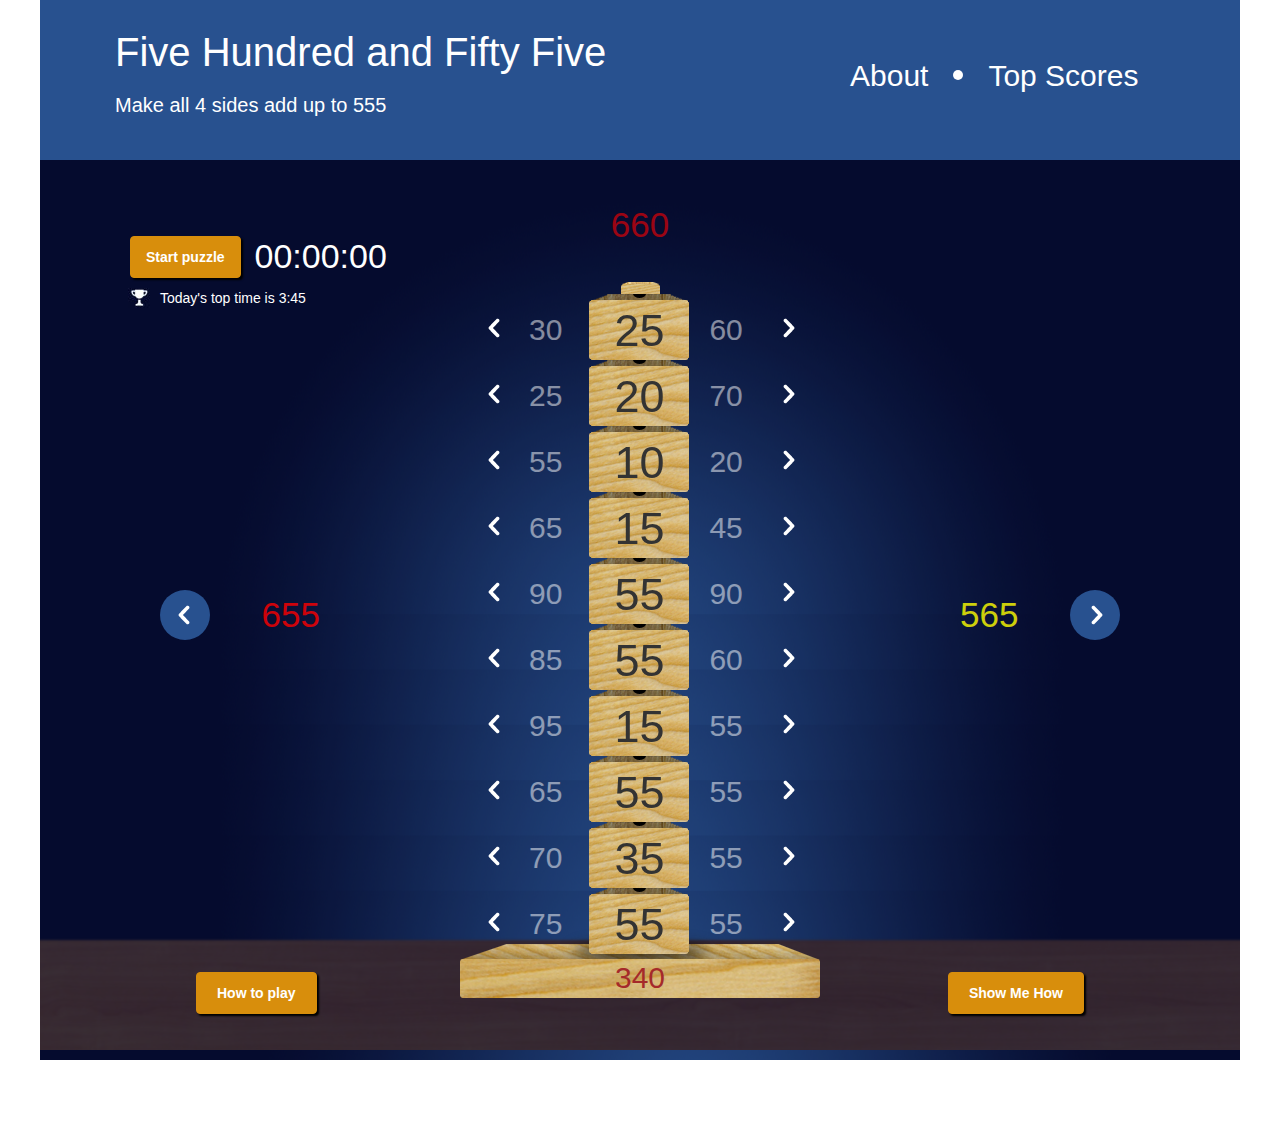
<file: 555game.html>
<!DOCTYPE html>
<html>
	<head>
		<title>555 Puzzle</title>
		<link rel="stylesheet" href="bootstrap.css" />
		<link rel="stylesheet" href="555game.css" />
		<script type="text/javascript" src="jquery-2.1.1.js"></script>
		<script type="text/javascript" src="underscore.js"></script>
		<script type="text/javascript" src="bootstrap.js"></script>
		<script type="text/javascript" src="555game.js"></script>
	</head>

	<body onload="do_setups()" class="">
		<div id="all">
			<div class="title_bar">
				<div class="left_title_bit">
					<p class="main_title">Five Hundred and Fifty Five</p>
					<p class="secondary_title">Make all 4 sides add up to 555</p>
				</div>
				<div class="right_title_bit">
					<div class="about_link" data-toggle="modal" data-target="#about_modal">About</div>
					<div class="separator"></div>
					<div class="top_scores_link">Top Scores</div>
				</div>
			</div>
			<div class="modal fade" id="about_modal" tabindex="-1" role="dialog" aria-labelledby="about_modalLabel" aria-hidden="true">
			  <div class="modal-dialog">
				    <div class="modal-content">
					      <div class="modal-header">
						        <button type="button" class="close" data-dismiss="modal"><span aria-hidden="true">&times;</span><span class="sr-only">Close</span></button>
						        <h4 class="modal-title" id="myModalLabel">About</h4>
					      </div>
					      <div class="modal-body">
					        	<p>In order to solve this classic puzzle, you must rotate each row so the the total on each side is five hundred and fifty-five. <p>
					    
					        	<p>Originally created by the ancient Greeks, this puzzle has been around for over two thousand years- in fact, it is believed to be one of the first puzzles ever created. Initially used as a teaching tool, it is now one of the most popular puzzles in England, being the main source of entertainment for more than a million families across the country.<p>

					        	<p>There are 36 ways of solving this puzzle- how many can YOU find?</p>
					      </div>
					      <!-- <div class="modal-footer">
						        <button type="button" class="btn btn-default" data-dismiss="modal">Close</button>
						       
					      </div> -->
					    </div>
				  </div>
			</div>


			<div class="body">
				<div class="timer_bit">
					<div class="timer_container">
						<button class="btn btn-warning" onclick="startGame();">Start puzzle</button>
						<span id="timer" class="timer">00:00:00</span>
					</div>
					<p class="top_time">
						<div class="trophy"></div>
						Today's top time is 
						<span id="top_time">3:45</span>
					</p>
				</div>
				<div class="opposite_score">
					<div class="_L INVIS"><p>345</p></div>
					<p>234</p>
					<div class="_R INVIS"><p>345</p></div>
				</div>

				<div class="left_score score">
					<div class="rotate_left_icon" onclick="turnLeft();">
						<div class="left_arrow"></div>
					</div>
					<div class="_L INVIS"><p>345</p></div>
					<p>345</p>
					<div class="_R INVIS"><p>345</p></div>
				</div>

				<div class="right_score score">
					<div class="_L INVIS"><p>345</p></div>
					<p>345</p>
					<div class="_R INVIS"><p>345</p></div>
					<div class="rotate_right_icon" onclick="turnRight();">
						<div class="right_arrow"></div>
					</div>
				</div>

				<div id="puzzle">
					<div class="top">
					</div>
					<div class="puzzle_row" id="row_0">
						<div class="rotate_row_left_icon" onclick="rotateRowLeft(0);"></div>
						<div class="row_left_num_L INVIS">01</div>
						<div class="row_left_num">12</div>
						<div class="row_left_num_R INVIS">67</div>
						<div class="row_center_num">
							<div class="cube_top"></div>
							<div class="cube">
								<div class="cube_left transit"><span>23</span></div>
								<div class="cube_front transit"><span>23</span></div>
								<div class="cube_right transit"><span>23</span></div>
								<div class="cube_back"></div>
							</div>
						</div>
						<div class="row_right_num_L INVIS">01</div>
						<div class="row_right_num">34</div>
						<div class="row_right_num_R INVIS">67</div>
						<div class="rotate_row_right_icon" onclick="rotateRowRight(0);"></div>
					</div>

					<div class="puzzle_row" id="row_1">
						<div class="rotate_row_left_icon" onclick="rotateRowLeft(1);"></div>
						<div class="row_left_num_L INVIS">01</div>
						<div class="row_left_num">12</div>
						<div class="row_left_num_R INVIS">67</div>
						<div class="row_center_num">
							<div class="cube_top"></div>
							<div class="cube">
								<div class="cube_left transit"><span>23</span></div>
								<div class="cube_front transit"><span>23</span></div>
								<div class="cube_right transit"><span>23</span></div>
							</div>
						</div>
						<div class="row_right_num_L INVIS">01</div>
						<div class="row_right_num">34</div>
						<div class="row_right_num_R INVIS">67</div>
						<div class="rotate_row_right_icon" onclick="rotateRowRight(1);"></div>
					</div>
					<div class="puzzle_row" id="row_2">
						<div class="rotate_row_left_icon" onclick="rotateRowLeft(2);"></div>
						<div class="row_left_num_L INVIS">01</div>
						<div class="row_left_num">12</div>
						<div class="row_left_num_R INVIS">67</div>
						<div class="row_center_num">
							<div class="cube_top"></div>
							<div class="cube">
								<div class="cube_left transit"><span>23</span></div>
								<div class="cube_front transit"><span>23</span></div>
								<div class="cube_right transit"><span>23</span></div>
							</div>
						</div>
						<div class="row_right_num_L INVIS">01</div>
						<div class="row_right_num">34</div>
						<div class="row_right_num_R INVIS">67</div>
						<div class="rotate_row_right_icon" onclick="rotateRowRight(2);"></div>
					</div>
					<div class="puzzle_row" id="row_3">
						<div class="rotate_row_left_icon" onclick="rotateRowLeft(3);"></div>
						<div class="row_left_num_L INVIS">01</div>
						<div class="row_left_num">12</div>
						<div class="row_left_num_R INVIS">67</div>
						<div class="row_center_num">
							<div class="cube_top"></div>
							<div class="cube">
								<div class="cube_left transit"><span>23</span></div>
								<div class="cube_front transit"><span>23</span></div>
								<div class="cube_right transit"><span>23</span></div>
							</div>
						</div>
						<div class="row_right_num_L INVIS">01</div>
						<div class="row_right_num">34</div>
						<div class="row_right_num_R INVIS">67</div>
						<div class="rotate_row_right_icon" onclick="rotateRowRight(3);"></div>
					</div>
					<div class="puzzle_row" id="row_4">
						<div class="rotate_row_left_icon" onclick="rotateRowLeft(4);"></div>
						<div class="row_left_num_L INVIS">01</div>
						<div class="row_left_num">12</div>
						<div class="row_left_num_R INVIS">67</div>
						<div class="row_center_num">
							<div class="cube_top"></div>
							<div class="cube">
								<div class="cube_left transit"><span>23</span></div>
								<div class="cube_front transit"><span>23</span></div>
								<div class="cube_right transit"><span>23</span></div>
							</div>
						</div>
						<div class="row_right_num_L INVIS">01</div>
						<div class="row_right_num">34</div>
						<div class="row_right_num_R INVIS">67</div>
						<div class="rotate_row_right_icon" onclick="rotateRowRight(4);"></div>
					</div>
					<div class="puzzle_row" id="row_5">
						<div class="rotate_row_left_icon" onclick="rotateRowLeft(5);"></div>
						<div class="row_left_num_L INVIS">01</div>
						<div class="row_left_num">12</div>
						<div class="row_left_num_R INVIS">67</div>
						<div class="row_center_num">
							<div class="cube_top"></div>
							<div class="cube">
								<div class="cube_left transit"><span>23</span></div>
								<div class="cube_front transit"><span>23</span></div>
								<div class="cube_right transit"><span>23</span></div>
							</div>
						</div>
						<div class="row_right_num_L INVIS">01</div>
						<div class="row_right_num">34</div>
						<div class="row_right_num_R INVIS">67</div>
						<div class="rotate_row_right_icon" onclick="rotateRowRight(5);"></div>
					</div>
					<div class="puzzle_row" id="row_6">
						<div class="rotate_row_left_icon" onclick="rotateRowLeft(6);"></div>
						<div class="row_left_num_L INVIS">01</div>
						<div class="row_left_num">12</div>
						<div class="row_left_num_R INVIS">67</div>
						<div class="row_center_num">
							<div class="cube_top"></div>
							<div class="cube">
								<div class="cube_left transit"><span>23</span></div>
								<div class="cube_front transit"><span>23</span></div>
								<div class="cube_right transit"><span>23</span></div>
							</div>
						</div>
						<div class="row_right_num_L INVIS">01</div>
						<div class="row_right_num">34</div>
						<div class="row_right_num_R INVIS">67</div>
						<div class="rotate_row_right_icon" onclick="rotateRowRight(6);"></div>
					</div>
					<div class="puzzle_row" id="row_7">
						<div class="rotate_row_left_icon" onclick="rotateRowLeft(7);"></div>
						<div class="row_left_num_L INVIS">01</div>
						<div class="row_left_num">12</div>
						<div class="row_left_num_R INVIS">67</div>
						<div class="row_center_num">
							<div class="cube_top"></div>
							<div class="cube">
								<div class="cube_left transit"><span>23</span></div>
								<div class="cube_front transit"><span>23</span></div>
								<div class="cube_right transit"><span>23</span></div>
							</div>
						</div>
						<div class="row_right_num_L INVIS">01</div>
						<div class="row_right_num">34</div>
						<div class="row_right_num_R INVIS">67</div>
						<div class="rotate_row_right_icon" onclick="rotateRowRight(7);"></div>
					</div>
					<div class="puzzle_row" id="row_8">
						<div class="rotate_row_left_icon" onclick="rotateRowLeft(8);"></div>
						<div class="row_left_num_L INVIS">01</div>
						<div class="row_left_num">12</div>
						<div class="row_left_num_R INVIS">67</div>
						<div class="row_center_num">
							<div class="cube_top"></div>
							<div class="cube">
								<div class="cube_left transit"><span>23</span></div>
								<div class="cube_front transit"><span>23</span></div>
								<div class="cube_right transit"><span>23</span></div>
							</div>
						</div>
						<div class="row_right_num_L INVIS">01</div>
						<div class="row_right_num">34</div>
						<div class="row_right_num_R INVIS">67</div>
						<div class="rotate_row_right_icon" onclick="rotateRowRight(8);"></div>
					</div>
					<div class="puzzle_row" id="row_9">
						<div class="rotate_row_left_icon" onclick="rotateRowLeft(9);"></div>
						<div class="row_left_num_L INVIS">01</div>
						<div class="row_left_num">12</div>
						<div class="row_left_num_R INVIS">67</div>
						<div class="row_center_num">
							<div class="cube_top"></div>
							<div class="cube">
								<div class="cube_left transit"><span>23</span></div>
								<div class="cube_front transit"><span>23</span></div>
								<div class="cube_right transit"><span>23</span></div>
							</div>
						</div>
						<div class="row_right_num_L INVIS">01</div>
						<div class="row_right_num">34</div>
						<div class="row_right_num_R INVIS">67</div>
						<div class="rotate_row_right_icon" onclick="rotateRowRight(9);"></div>
					</div>


					<div class="puzzle_base center_score">
						<div class="_L INVIS"><p>345</p></div>
						<p>230</p>
						<div class="_R INVIS"><p>345</p></div>
					</div>

				</div>
				<div class="footer">
					<button class="btn btn-warning scores_btn" data-toggle="modal" data-target="#howtoplay_modal">How to play</button>
					<button class="btn btn-warning how_btn" onclick="solve()">Show Me How</button>
				</div>

				<div class="modal fade" id="howtoplay_modal" tabindex="-1" role="dialog" aria-labelledby="about_modalLabel" aria-hidden="true">
				    <div class="modal-dialog">
					    <div class="modal-content">
						      <div class="modal-header">
							        <button type="button" class="close" data-dismiss="modal"><span aria-hidden="true">&times;</span><span class="sr-only">Close</span></button>
							        <h4 class="modal-title" id="myModalLabel">About</h4>
						      </div>
						      <div class="modal-body">
						        	<p>In order to solve this classic puzzle, you must rotate each row so the the total on each side is five hundred and fifty-five. <p>
						    
						        	<p>Press the arrow on either side of a row to rotate that row in the direction of the arrow.</p>

						        	<p>Press one of the arrows on the sides to rotate all of the rows.</p>

						        	<p>Press the "Start Puzzle" button to start the timer, or the "Show Me How" button to see a solution.</p>
						      </div>
						      <!-- <div class="modal-footer">
							        <button type="button" class="btn btn-default" data-dismiss="modal">Close</button>
							       
						      </div> -->
						    </div>
					  </div>
				</div>
			</div>
		</div>
	</body>
</html>
</file>
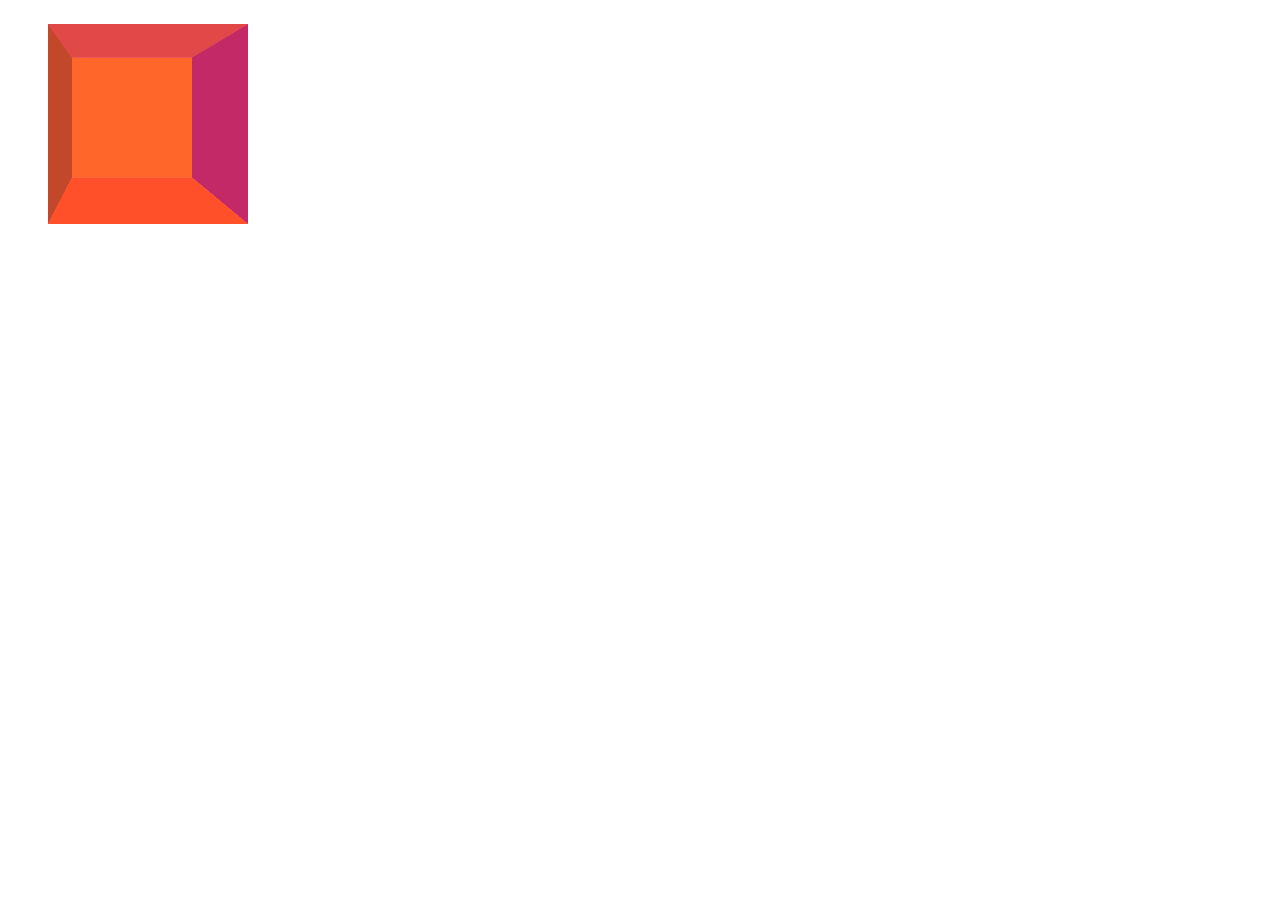
<file: cube_test.html>
<!DOCTYPE html>
<html>
	<head>
		<title>Cube test</title>
		<link rel="stylesheet" href="cube_test.css" />
	</head>
	<body>
		<div id="row">
			<figure id="left"></figure>
			<figure id="front"></figure>
			<figure id="right"></figure>
			<figure id="top"></figure>
			<figure id="bottom"></figure>
			<figure id="back"></figure>
		</div>

	</body>
</html>
</file>
<file: 555game.css>
body {
  width: 100%;
  font-family: arial;
}
.btn-warning {
  background-color: #d88e0c;
  border-color: #d88e0c;
}
button.btn {
  font-weight: bold;
  box-shadow: 2px 2px 2px black;
}
p {
  text-align: center;
}
#all {
  margin: 0 auto;
  max-width: 1200px;
}
.title_bar {
  background-color: #28518f;
  height: 160px;
  position: relative;
}
.body {
  background-image: url('bg.png');
  position: relative;
  background-size: 1200px 900px;
  background-repeat: no-repeat;
}
.trophy {
  background-image: url('trophy.png');
  position: relative;
  width: 22px;
  height: 20px;
  float: left;
  margin-right: 10px;
  margin-left: -2px;
}
.left_title_bit {
  width: 600px;
  position: absolute;
  color: white;
  left: 75px;
}
.left_title_bit .main_title {
  float: left;
  font-size: 40px;
  margin-top: 0.6em;
}
.left_title_bit .secondary_title {
  float: left;
  font-size: 20px;
  position: relative;
  bottom: 0px;
}
.right_title_bit {
  width: 300px;
  position: absolute;
  right: 90px;
  top: 55px;
}
.right_title_bit div {
  color: white;
  font-size: 30px;
  float: left;
}
.right_title_bit div:hover {
  cursor: pointer;
  color: #d88e0c;
  background-color: white;
  border-radius: 5px;
  padding: 5px 15px;
  margin: -5px -15px;
}
.right_title_bit .separator {
  width: 10px;
  height: 10px;
  border-radius: 5px;
  background-color: white;
  position: relative;
  top: 15px;
  margin-left: 25px;
  margin-right: 25px;
}
.timer_bit {
  width: 260px;
  position: absolute;
  left: 90px;
  top: 35px;
  color: white;
}
.timer_bit .timer_container {
  width: 100%;
  margin-left: auto;
  margin-right: auto;
  margin-top: 30px;
}
.timer_bit #timer {
  font-size: 34px;
  position: relative;
  top: 7px;
  left: 10px;
}
.timer_bit .top_time {
  font-size: 14px;
  text-align: left;
}
.timer_bit button.btn {
  padding: 10px 15px;
}
.opposite_score {
  margin: 0 auto;
  padding-top: 40px;
  width: 100px;
  margin-bottom: -38px;
}
.opposite_score p {
  color: white;
  opacity: 0.6;
}
.score {
  width: 160px;
  position: absolute;
}
.score p {
  color: white;
}
.opposite_score p,
.left_score p,
.right_score p {
  font-size: 35px;
}
.right_score {
  right: 120px;
  top: 430px;
}
.right_score p {
  bottom: 0px;
  float: left;
}
.left_score {
  left: 120px;
  top: 430px;
}
.left_score p {
  bottom: 0px;
  float: right;
}
.rotate_right_icon,
.rotate_left_icon {
  width: 50px;
  height: 50px;
  border-radius: 25px;
  background-color: #28518f;
}
.rotate_right_icon:hover,
.rotate_left_icon:hover {
  background-color: white;
  color: orange;
  cursor: pointer;
}
.rotate_right_icon:hover .left_arrow,
.rotate_left_icon:hover .left_arrow {
  background-image: url('arrow-ol.png') !important;
}
.rotate_right_icon:hover .right_arrow,
.rotate_left_icon:hover .right_arrow {
  background-image: url('arrow-or.png') !important;
}
.rotate_right_icon div,
.rotate_left_icon div {
  width: 12px;
  height: 20px;
  position: relative;
}
.rotate_right_icon .left_arrow,
.rotate_left_icon .left_arrow {
  background-image: url('arrow-l.png');
  left: 18px;
  top: 15px;
}
.rotate_right_icon .right_arrow,
.rotate_left_icon .right_arrow {
  background-image: url('arrow-r.png');
  left: 21px;
  top: 15px;
}
.rotate_right_icon {
  float: right;
}
.rotate_left_icon {
  float: left;
}
.rotate_right_icon span {
  position: relative;
  top: 18px;
  left: 20px;
}
.rotate_left_icon span {
  position: relative;
  top: 18px;
  left: 19px;
}
.left_score p,
.right_score p {
  position: relative;
  opacity: 0.8;
}
#puzzle {
  width: 360px;
  margin: 0 auto;
  padding-top: 50px;
}
.top {
  background-image: url('top.png');
  width: 39px;
  height: 16px;
  margin: 0 auto;
  position: relative;
  top: 10px;
}
.puzzle_row {
  width: 360px;
  height: 60px;
  margin-top: 6px;
  z-index: 2;
}
.row_center_num {
  width: 100px;
  height: 66px;
  float: left;
  z-index: 2;
  position: relative;
  font-size: 45px;
}
.row_center_num span {
  position: relative;
  left: 25px;
  top: -1px;
}
.row_center_num .cube_top {
  background-image: url('cube_top.png');
  width: 100px;
  height: 6px;
}
.row_center_num .cube {
  transform-style: preserve-3d;
  -webkit-perspective-origin: 50px 50px;
  -webkit-perspective: 600px;
  perspective-origin: 50px 50px;
  perspective: 600px;
  position: relative;
}
.row_center_num .cube .cube_back {
  transform: rotateY(180deg);
  -webkit-transform: rotateY(180deg);
}
.row_center_num .cube .transit {
  transition: transform 0.5s;
  -webkit-transition: transform 0.5s;
}
.row_center_num .cube .cube_front,
.row_center_num .cube .cube_left,
.row_center_num .cube .cube_right,
.row_center_num .cube .cube_back {
  background-image: url('cube.png');
  width: 100px;
  height: 60px;
  position: absolute;
  border-radius: 3px;
  backface-visibility: hidden;
  transform-origin: 50px 50px -50px;
}
.row_center_num .cube .cube_front {
  transform: translateZ(0);
  -webkit-transform: translateZ(0);
}
.row_center_num .cube .cube_front.cube_front_R {
  background-image: url('cube.png');
  width: 100px;
  height: 60px;
  position: absolute;
  border-radius: 3px;
  backface-visibility: hidden;
  transform-origin: 50px 50px -50px;
  transform: rotateY(90deg);
  -webkit-transform: rotateY(90deg);
}
.row_center_num .cube .cube_front.cube_front_R.cube_right_R {
  display: none;
}
.row_center_num .cube .cube_front.cube_front_R.cube_right_L {
  background-image: url('cube.png');
  width: 100px;
  height: 60px;
  position: absolute;
  border-radius: 3px;
  backface-visibility: hidden;
  transform-origin: 50px 50px -50px;
}
.row_center_num .cube .cube_front.cube_front_L {
  background-image: url('cube.png');
  width: 100px;
  height: 60px;
  position: absolute;
  border-radius: 3px;
  backface-visibility: hidden;
  transform-origin: 50px 50px -50px;
  transform: rotateY(-90deg);
  -webkit-transform: rotateY(-90deg);
}
.row_center_num .cube .cube_front.cube_front_L.cube_left_R {
  background-image: url('cube.png');
  width: 100px;
  height: 60px;
  position: absolute;
  border-radius: 3px;
  backface-visibility: hidden;
  transform-origin: 50px 50px -50px;
}
.row_center_num .cube .cube_front.cube_front_L.cube_left_L {
  display: none;
}
.row_center_num .cube .cube_left {
  transform: rotateY(-90deg);
  -webkit-transform: rotateY(-90deg);
}
.row_center_num .cube .cube_left.cube_left_R {
  background-image: url('cube.png');
  width: 100px;
  height: 60px;
  position: absolute;
  border-radius: 3px;
  backface-visibility: hidden;
  transform-origin: 50px 50px -50px;
  transform: translateZ(0);
  -webkit-transform: translateZ(0);
}
.row_center_num .cube .cube_left.cube_left_R.cube_front_R {
  background-image: url('cube.png');
  width: 100px;
  height: 60px;
  position: absolute;
  border-radius: 3px;
  backface-visibility: hidden;
  transform-origin: 50px 50px -50px;
  transform: rotateY(90deg);
  -webkit-transform: rotateY(90deg);
}
.row_center_num .cube .cube_left.cube_left_R.cube_front_R.cube_right_R {
  display: none;
}
.row_center_num .cube .cube_left.cube_left_R.cube_front_R.cube_right_L {
  background-image: url('cube.png');
  width: 100px;
  height: 60px;
  position: absolute;
  border-radius: 3px;
  backface-visibility: hidden;
  transform-origin: 50px 50px -50px;
}
.row_center_num .cube .cube_left.cube_left_R.cube_front_L {
  background-image: url('cube.png');
  width: 100px;
  height: 60px;
  position: absolute;
  border-radius: 3px;
  backface-visibility: hidden;
  transform-origin: 50px 50px -50px;
}
.row_center_num .cube .cube_left.cube_left_L {
  display: none;
}
.row_center_num .cube .cube_right {
  transform: rotateY(90deg);
  -webkit-transform: rotateY(90deg);
}
.row_center_num .cube .cube_right.cube_right_R {
  display: none;
}
.row_center_num .cube .cube_right.cube_right_L {
  background-image: url('cube.png');
  width: 100px;
  height: 60px;
  position: absolute;
  border-radius: 3px;
  backface-visibility: hidden;
  transform-origin: 50px 50px -50px;
  transform: translateZ(0);
  -webkit-transform: translateZ(0);
}
.row_center_num .cube .cube_right.cube_right_L.cube_front_R {
  background-image: url('cube.png');
  width: 100px;
  height: 60px;
  position: absolute;
  border-radius: 3px;
  backface-visibility: hidden;
  transform-origin: 50px 50px -50px;
}
.row_center_num .cube .cube_right.cube_right_L.cube_front_L {
  background-image: url('cube.png');
  width: 100px;
  height: 60px;
  position: absolute;
  border-radius: 3px;
  backface-visibility: hidden;
  transform-origin: 50px 50px -50px;
  transform: rotateY(-90deg);
  -webkit-transform: rotateY(-90deg);
}
.row_center_num .cube .cube_right.cube_right_L.cube_front_L.cube_left_R {
  background-image: url('cube.png');
  width: 100px;
  height: 60px;
  position: absolute;
  border-radius: 3px;
  backface-visibility: hidden;
  transform-origin: 50px 50px -50px;
}
.row_center_num .cube .cube_right.cube_right_L.cube_front_L.cube_left_L {
  display: none;
}
.rotate_row_left_icon,
.rotate_row_right_icon {
  float: left;
}
.rotate_row_left_icon:hover,
.rotate_row_right_icon:hover {
  cursor: pointer;
}
.rotate_row_left_icon {
  margin-left: 20px;
  background-image: url("arrow-l.png");
  width: 12px;
  height: 20px;
  position: relative;
  top: 24px;
  left: 8px;
}
.rotate_row_left_icon:hover {
  background-image: url("arrow-ol.png");
}
.row_left_num {
  margin-left: 37px;
}
.row_center_num {
  margin-left: 27px;
}
.row_right_num {
  margin-left: 20px;
}
.rotate_row_right_icon {
  margin-left: 32px;
  background-image: url("arrow-r.png");
  width: 12px;
  height: 20px;
  position: relative;
  top: 24px;
  left: 8px;
}
.rotate_row_right_icon:hover {
  background-image: url("arrow-or.png");
}
.row_right_num,
.row_left_num {
  position: relative;
  top: 15px;
}
.row_right_num,
.row_left_num,
.row_left_num_R,
.row_left_num_L,
.row_right_num_R,
.row_right_num_L {
  color: white;
  opacity: 0.5;
  font-size: 30px;
  float: left;
}
.puzzle_base {
  background-image: url('base.png');
  width: 360px;
  height: 71px;
  position: relative;
  bottom: 21px;
  z-index: 1;
}
.puzzle_base p {
  margin: 0 auto;
  padding-top: 30px;
  font-size: 30px;
}
.footer {
  width: 100%;
  height: 113px;
  background-image: url('table.png');
  position: relative;
  bottom: 82px;
}
.footer .scores_btn {
  position: absolute;
  left: 13%;
  top: 35px;
  padding: 10px 20px;
}
.footer .how_btn {
  position: absolute;
  right: 13%;
  top: 35px;
  padding: 10px 20px;
}
@-webkit-keyframes fadetoleft {
  0% {
    opacity: 0.5;
    transform: translateX(0);
    visibility: visible;
  }
  100% {
    opacity: 0;
    transform: translateX(-60px);
    visibility: visible;
  }
}
@-webkit-keyframes fadefromright {
  0% {
    opacity: 0;
    transform: translateX(0);
    visibility: visible;
  }
  100% {
    opacity: 0.5;
    transform: translateX(-60px);
    -webkit-transform: translateX(-60px);
    visibility: visible;
  }
}
@-webkit-keyframes fadefromleft {
  0% {
    opacity: 0;
    transform: translateX(0);
    visibility: visible;
  }
  100% {
    opacty: 0.5;
    transform: translateX(60px);
    -webkit-transform: translateX(60px);
    visibility: visible;
  }
}
@-webkit-keyframes fadetoright {
  0% {
    opacity: 0.5;
    transform: translateX(0);
    visibility: visible;
  }
  100% {
    opacity: 0;
    transform: translateX(60px);
    -webkit-transform: translateX(60px);
    visibility: visible;
  }
}
.fadeToLeft {
  animation: fadetoleft 0.5s;
  -webkit-animation: fadetoleft 0.5s;
  position: relative;
}
.fadeFromRight {
  animation: fadefromright 0.5s;
  -webkit-animation: fadefromright 0.5s;
  position: relative;
}
.fadeToRight {
  animation: fadetoright 0.5s;
  -webkit-animation: fadetoright 0.5s;
  position: relative;
}
.fadeFromLeft {
  animation: fadefromleft 0.5s;
  -webkit-animation: fadefromleft 0.5s;
  position: relative;
}
.row_left_num_R,
.row_left_num_L,
.row_right_num_R,
.row_right_num_L {
  position: relative;
  overflow: visible;
  width: 0;
  height: 0;
  top: 14.5px;
}
.row_left_num_R,
.row_right_num_R {
  left: 26px;
}
.row_right_num_L {
  left: -40px;
}
.row_left_num_L {
  left: -22px;
}
.INVIS {
  visibility: hidden;
}
._L,
._R {
  width: 0;
  height: 0;
  overflow: visible;
  position: relative;
  float: left;
}
.left_score ._L {
  left: 50px;
}
.left_score ._R {
  left: 170px;
}
.right_score ._L {
  right: 60px;
}
.right_score ._R {
  left: 3px;
}
.opposite_score ._L {
  left: -38px;
}
.opposite_score ._R {
  left: 82px;
  bottom: 120px;
}
.center_score ._L {
  right: 136px;
}
.center_score ._R {
  left: 214px;
  bottom: 72px;
}
#about_modal h4,
#howtoplay_modal h4 {
  font-size: 30px;
  padding: 5px 15px;
}
#about_modal .modal-body,
#howtoplay_modal .modal-body {
  padding: 20px 30px;
  text-indent: 25px;
}
#about_modal .modal-body p,
#howtoplay_modal .modal-body p {
  text-align: justify;
}
</file>
<file: cube_test.css>
#row {
  width: 200px;
  height: 200px;
  transform-style: preserve-3d;
  -webkit-perspective-origin: 50% 50%;
  -webkit-perspective: 300px;
  perspective-origin: 50% 50%;
  perspective: 300px;
  transition: transform 0.5s;
  -webkit-transition: -webkit-transform 0.5s;
  transform: translateZ(-100px);
  -webkit-transform: translateZ(1000px);
}
#row:hover #left {
  transform: translateZ(0);
}
#row:hover #right {
  transform: rotateY(180deg);
}
#row:hover #front {
  transform: rotateY(90deg);
}
#row:hover #top {
  transform: rotateY(90deg) rotateX(90deg);
}
#row:hover #bottom {
  transform: rotateY(90deg) rotateX(-90deg);
}
#row:hover #back {
  transform: rotateY(270deg);
}
#front,
#left,
#right,
#top,
#bottom,
#back {
  position: absolute;
  width: 200px;
  height: 200px;
  transition: transform 0.5s;
  -webkit-transition: -webkit-transform 0.5s;
  transform-origin: 50% 50% -100px;
  opacity: 0.6;
}
#left {
  background-color: green;
  transform: rotateY(-90deg);
}
#right {
  background-color: blue;
  transform: rotateY(90deg);
}
#front {
  background-color: red;
  transform: translateZ(0);
}
#back {
  background-color: yellow;
  transform: rotateY(180deg);
}
#top {
  background-color: gray;
  transform: rotateX(90deg);
}
#bottom {
  background-color: orange;
  transform: rotateX(-90deg);
}
</file>
